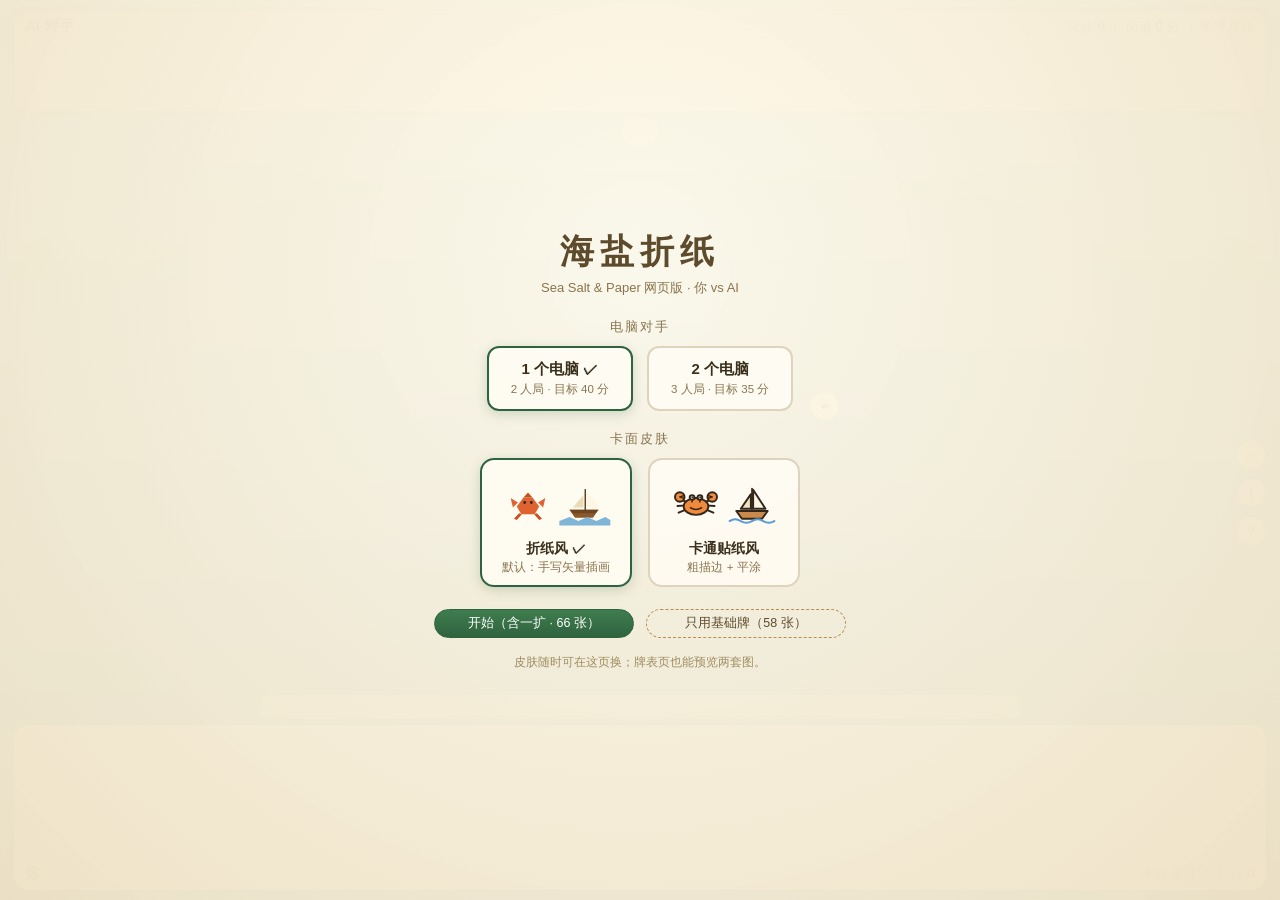
<file: index.html>
<!DOCTYPE html>
<html lang="zh-CN">
<head>
<meta charset="UTF-8">
<meta name="viewport" content="width=device-width, initial-scale=1.0">
<title>海盐折纸 · Sea Salt &amp; Paper 网页版</title>
<link rel="stylesheet" href="css/style.css">
<link rel="stylesheet" href="css/cards.css">
</head>
<body>
<div id="app">

  <!-- 电脑对手区（顶部堆叠：AI1 在上、AI2 在下，仅 3 人局显示） -->
  <div id="ai-stack">
  <!-- AI 区 -->
  <section id="ai-zone">
    <div class="zone-head">
      <span class="pname" id="ai-pname">AI 对手</span>
      <span id="ai-bubble" class="ai-bubble"></span>
      <span class="pstats">总分 <b id="ai-total">0</b> ｜ 面前 <b id="ai-table-score">0</b> 分 ｜ 手牌 <b id="ai-hand-count">0</b> 张</span>
    </div>
    <div id="ai-hand" class="hand-row"></div>
    <div id="ai-table" class="table-row"></div>
  </section>

  <!-- 第 2 个电脑对手（仅 3 人局显示）：紧跟 AI1 下方、同尺寸堆叠 -->
  <section id="ai2-zone" class="hidden">
    <div class="zone-head">
      <span class="pname" id="ai2-pname">AI2</span>
      <span id="ai2-bubble" class="ai-bubble"></span>
      <span class="pstats">总分 <b id="ai2-total">0</b> ｜ 面前 <b id="ai2-table-score">0</b> 分 ｜ 手牌 <b id="ai2-hand-count">0</b> 张</span>
    </div>
    <div id="ai2-hand" class="hand-row"></div>
    <div id="ai2-table" class="table-row"></div>
  </section>
  </div>

  <!-- 中央：牌库与弃牌堆 -->
  <section id="center-zone">
    <div id="phase-bar"></div>
    <div id="turn-banner"></div>
    <div class="piles-block">
      <div class="piles-main">
        <div id="corner-btns">
          <button id="undo-btn" data-action="undo" title="悔棋：只能撤销本回合内的操作">↶</button>
        </div>
        <div class="piles">
          <div class="pile-wrap">
            <div id="deck" class="pile"></div>
            <div class="pile-label">牌库 <span id="deck-count"></span></div>
          </div>
          <div class="pile-wrap">
            <div id="discard-0" class="pile"></div>
            <div class="pile-label">弃牌堆 1</div>
          </div>
          <div class="pile-wrap">
            <div id="discard-1" class="pile"></div>
            <div class="pile-label">弃牌堆 2</div>
          </div>
        </div>
      </div>
      <div id="side-btns">
        <button id="quick-btn" data-action="toggleQuick" title="快速模式：点牌直接拿，不弹拿取气泡">⚡</button>
        <button id="rules-btn" data-action="rulebook" title="规则书">!</button>
        <button id="help-btn" data-action="help" title="规则速查">?</button>
      </div>
    </div>
    <div id="log"></div>
  </section>

  <!-- 玩家区 -->
  <section id="player-zone">
    <div id="call-bar"></div>
    <div id="duo-bar"></div>
    <div id="player-hand" class="hand-row"></div>
    <div id="player-table" class="table-row"></div>
    <div class="zone-head">
      <span class="pname">你</span>
      <span class="pstats">本轮 <b id="my-round-score">0</b> 分 ｜ 总分 <b id="my-total">0</b></span>
    </div>
  </section>

</div>

<div id="overlay" class="hidden"><div id="overlay-card"></div></div>
<div id="start-page" class="hidden"></div>

<script src="js/cards.js"></script>
<script src="js/rules.js"></script>
<script src="js/ai.js"></script>
<script src="js/ui.js"></script>
<script src="js/main.js"></script>
</body>
</html>
</file>
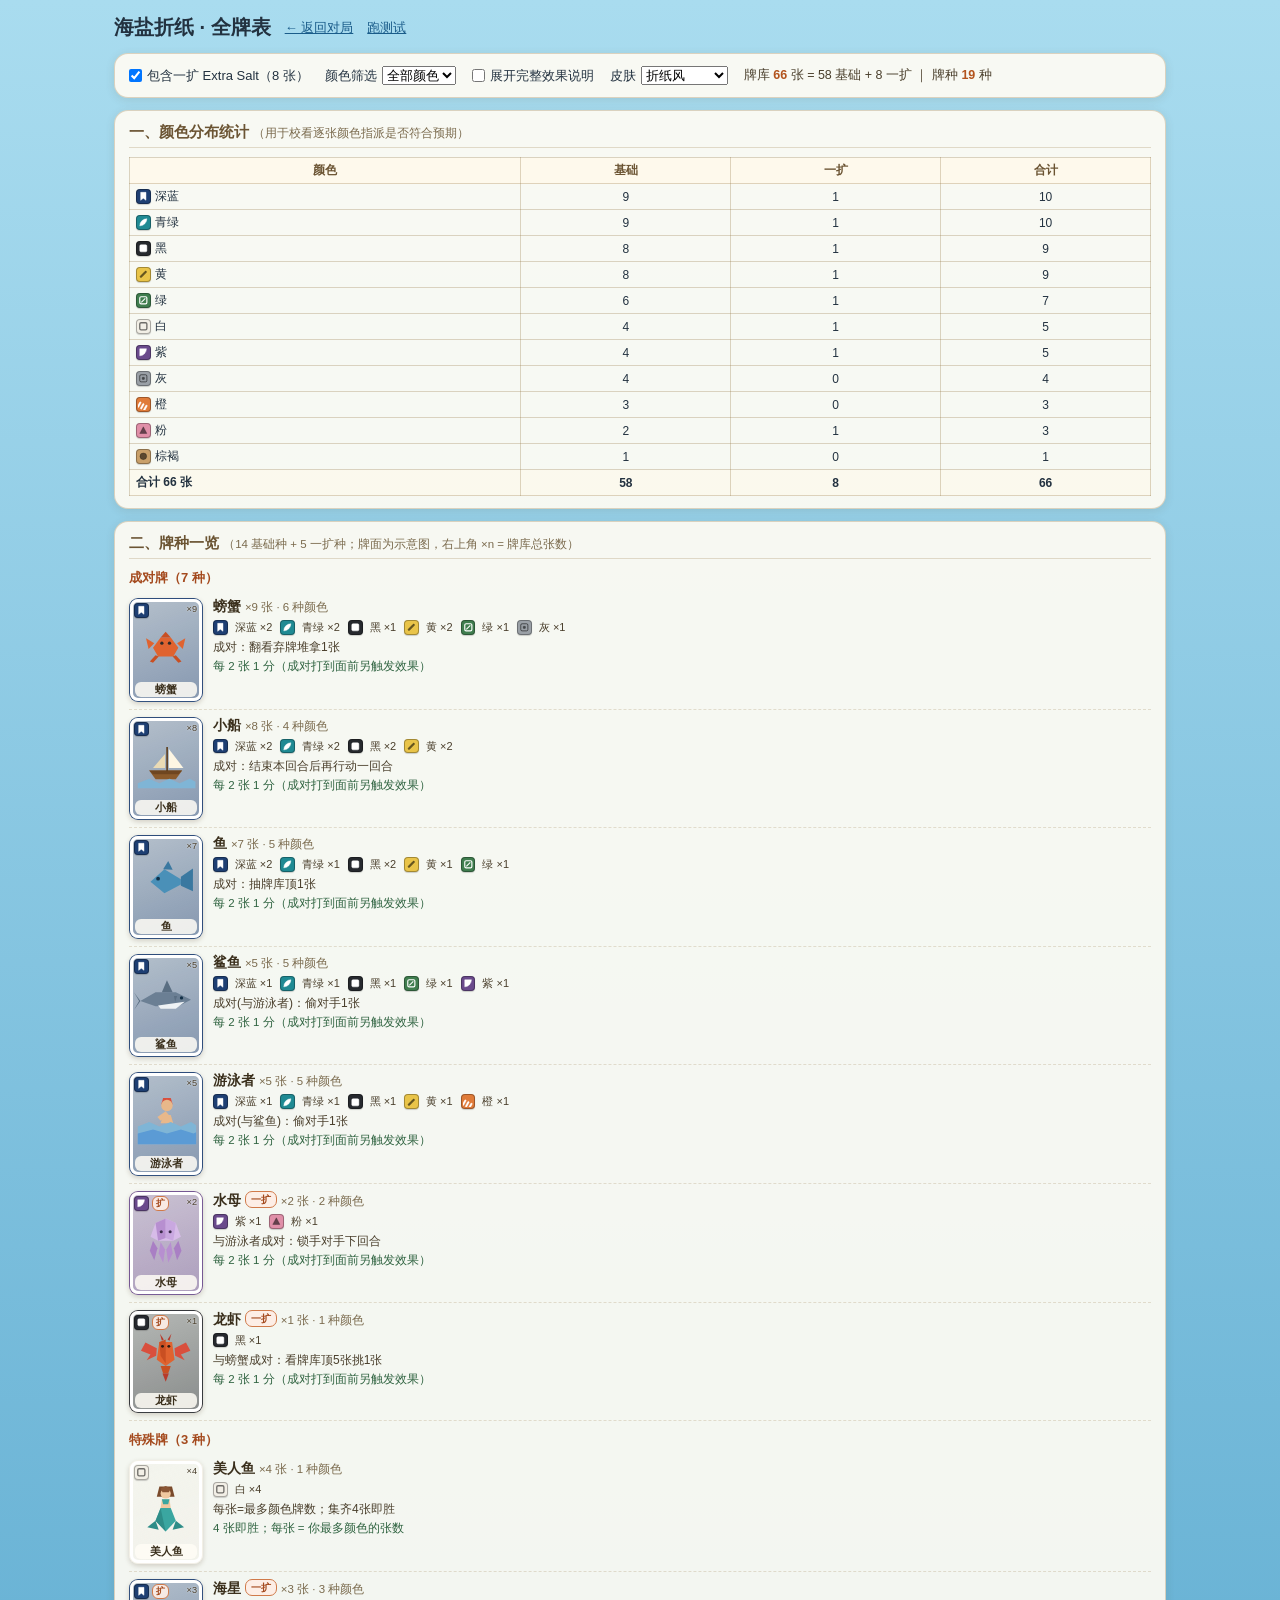
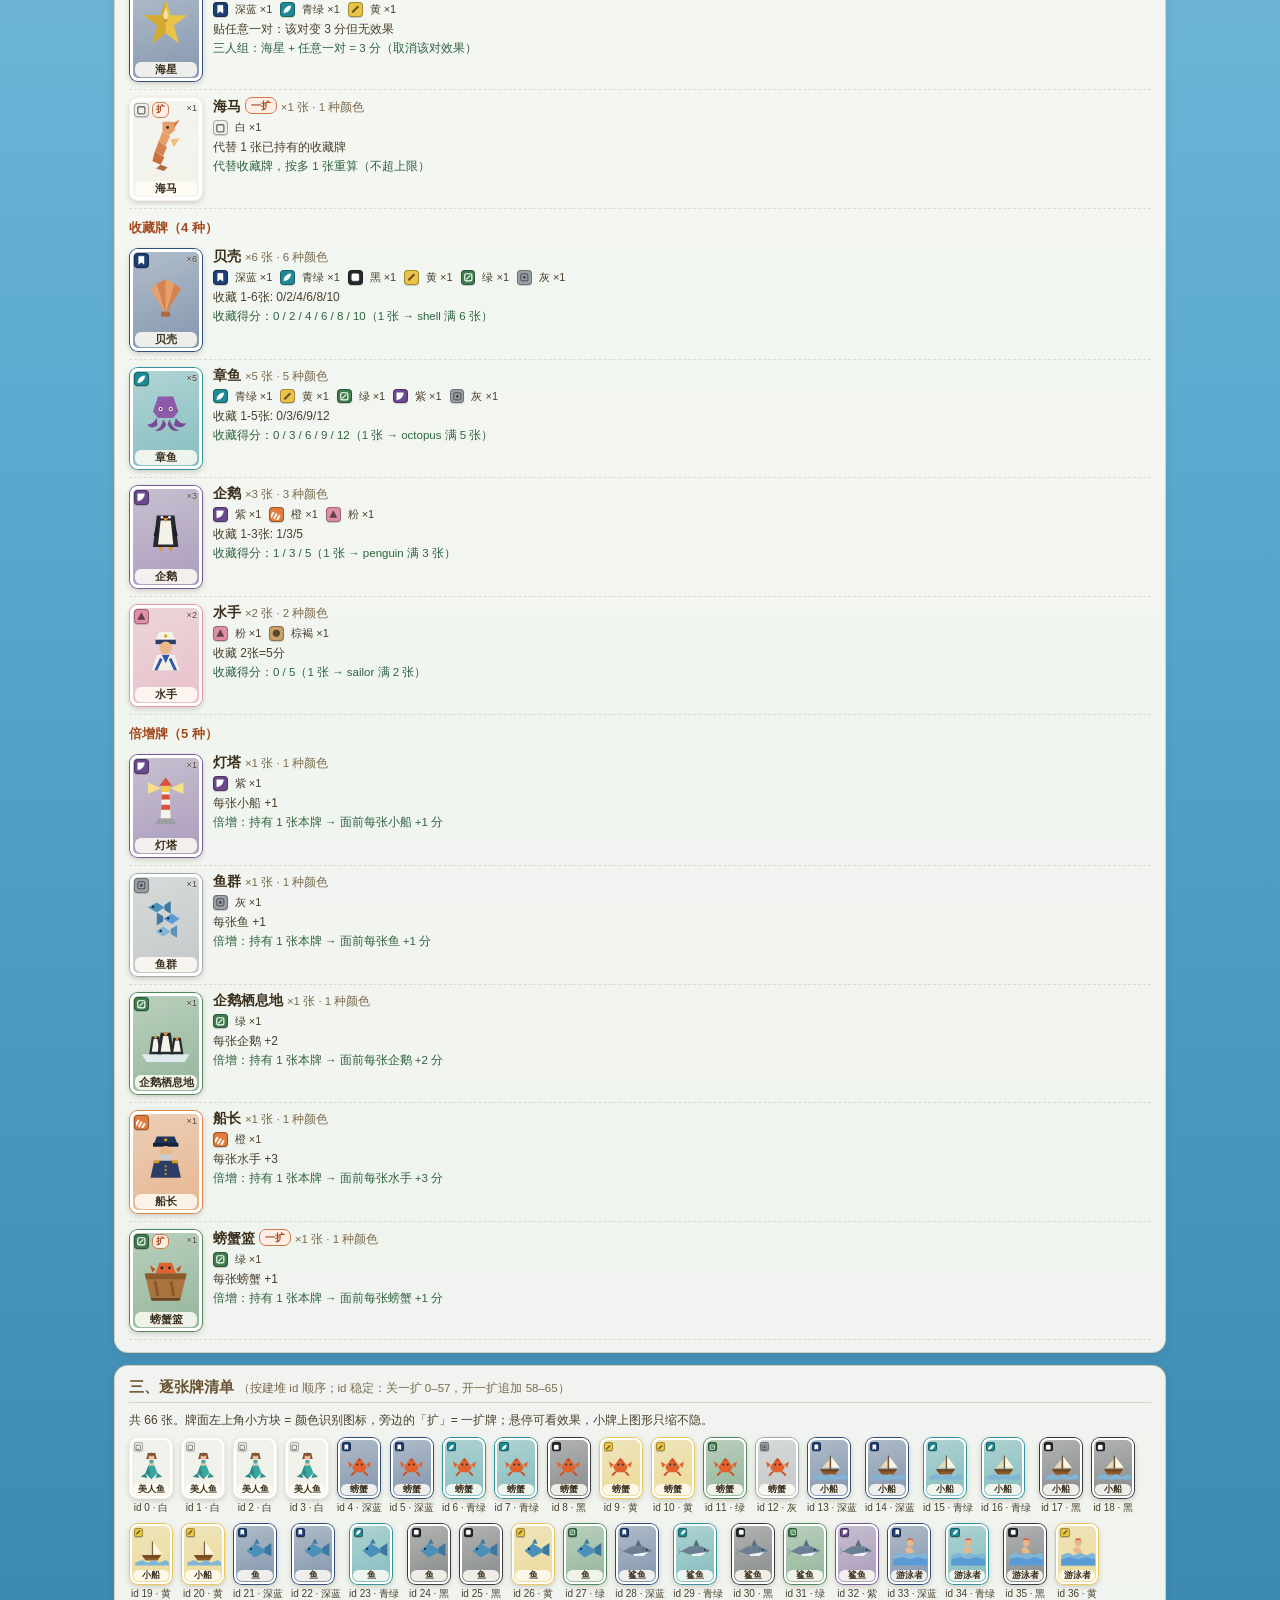
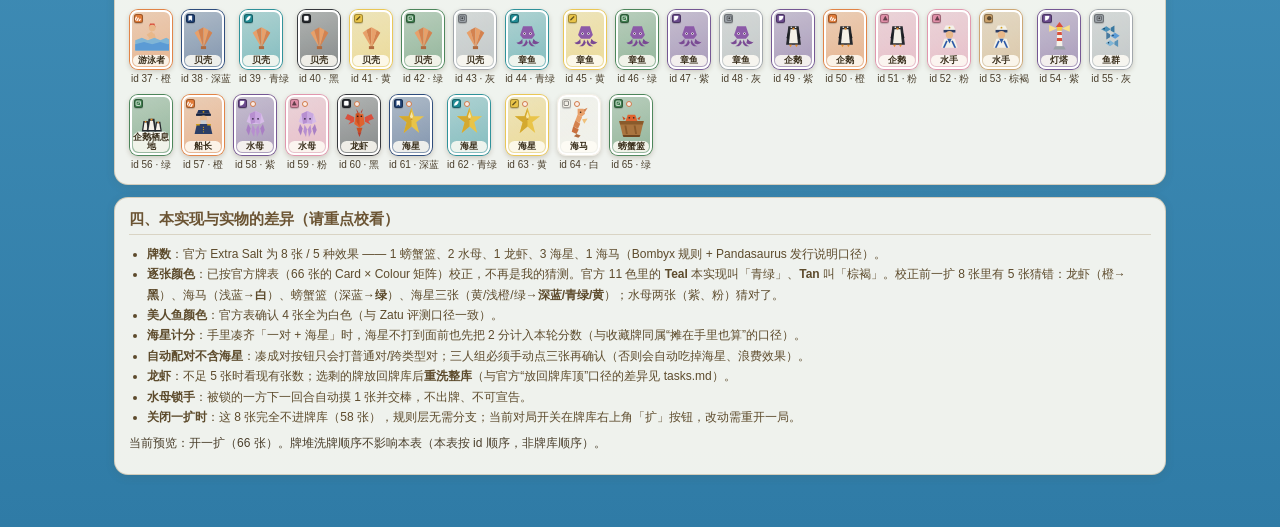
<file: cards.html>
<!DOCTYPE html>
<html lang="zh-CN">
<head>
<meta charset="UTF-8">
<meta name="viewport" content="width=device-width, initial-scale=1.0">
<title>海盐折纸 · 全牌表（校看用）</title>
<link rel="stylesheet" href="css/style.css">
<link rel="stylesheet" href="css/cards.css">
<style>
/* cards.html 专用样式：只借用 style.css 的主题与 cards.css 的牌面 */
/* 牌表页不跟视口缩：这是个对照用的长页面（本来就整页滚动），牌太小看不出颜色 */
:root { --hand-w: 74px; }
body { overflow-y: auto; }
#cp {
  max-width: 1080px;
  margin: 0 auto;
  padding: 14px 14px 40px;
}
.cp-head {
  display: flex;
  flex-wrap: wrap;
  align-items: center;
  gap: 10px 14px;
  margin-bottom: 12px;
}
.cp-head h1 { font-size: 20px; color: #233240; }
.cp-head a { color: #1a5c8a; font-size: 13px; }
.cp-panel {
  background: rgba(255, 252, 243, 0.92);
  border: 1px solid rgba(150, 120, 70, 0.3);
  border-radius: 14px;
  box-shadow: 0 2px 10px rgba(90, 70, 40, 0.12);
  padding: 12px 14px;
  margin-bottom: 12px;
}
.cp-panel > h2 {
  font-size: 15px;
  color: #6b5433;
  border-bottom: 1px solid rgba(150, 120, 70, 0.25);
  padding-bottom: 5px;
  margin-bottom: 9px;
}
.cp-sub { font-size: 11.5px; color: #7a6a4d; font-weight: normal; }
.cp-ctrl { display: flex; flex-wrap: wrap; gap: 8px 16px; align-items: center; font-size: 13px; }
.cp-ctrl label { display: flex; align-items: center; gap: 5px; cursor: pointer; }
.cp-stat { font-size: 12.5px; color: #4a3f2c; }
.cp-stat b { color: #b3541e; }
/* 类型表：一行一种牌，牌面 + 文字 */
.cp-kind-title {
  font-size: 13px; font-weight: bold; color: #a44a1e;
  margin: 10px 0 4px;
}
.cp-item {
  display: flex;
  gap: 10px;
  align-items: flex-start;
  padding: 7px 0;
  border-bottom: 1px dashed rgba(150, 120, 70, 0.22);
}
.cp-item.cp-hidden { display: none; }
.cp-item-body { flex: 1 1 0; min-width: 0; }
.cp-item-name { font-size: 14px; font-weight: bold; color: #3a2f1c; }
.cp-item-name .cp-count { font-size: 11.5px; font-weight: normal; color: #7a6a4d; }
.cp-item-eff { font-size: 12px; color: #4a3f2c; margin-top: 3px; line-height: 1.5; }
.cp-item-long { font-size: 11.5px; color: #5d4b2c; margin-top: 4px; padding-left: 10px; border-left: 2px solid rgba(150, 120, 70, 0.3); }
.cp-colors { display: flex; flex-wrap: wrap; gap: 4px 8px; margin-top: 4px; font-size: 11px; color: #4a3f2c; }
.cp-colors span { display: inline-flex; align-items: center; gap: 3px; }
.cp-score { font-size: 11.5px; color: #2f6340; margin-top: 3px; }
/* 逐张清单 */
.cp-cards { display: flex; flex-wrap: wrap; gap: 8px; }
.cp-oneline { font-size: 12px; color: #4a3f2c; margin: 6px 0 8px; }
/* 颜色统计表 */
table.cp-tb { border-collapse: collapse; width: 100%; font-size: 12px; }
table.cp-tb th, table.cp-tb td { border: 1px solid rgba(150, 120, 70, 0.3); padding: 4px 6px; text-align: center; }
table.cp-tb th { background: rgba(255, 250, 236, 0.85); color: #6b5433; }
table.cp-tb td.left { text-align: left; }
table.cp-tb tr.cp-sum td { font-weight: bold; background: rgba(255, 250, 236, 0.6); }
.cp-note { font-size: 12px; color: #5d4b2c; line-height: 1.7; }
.cp-note ul { padding-left: 18px; margin: 4px 0; }
.cp-warn { color: #a44a1e; font-weight: bold; }
@media (max-width: 640px) {
  #cp { padding: 8px 6px 30px; }
  .cp-panel { padding: 9px 8px; border-radius: 10px; }
  .cp-head h1 { font-size: 17px; }
  .cp-item { gap: 7px; }
}
</style>
</head>
<body>
<div id="cp">

  <div class="cp-head">
    <h1>海盐折纸 · 全牌表</h1>
    <a href="index.html">← 返回对局</a>
    <a href="tests.html">跑测试</a>
  </div>

  <div class="cp-panel">
    <div class="cp-ctrl">
      <label><input type="checkbox" id="cp-exp" checked> 包含一扩 Extra Salt（8 张）</label>
      <label>颜色筛选
        <select id="cp-color"><option value="">全部颜色</option></select>
      </label>
      <label><input type="checkbox" id="cp-long"> 展开完整效果说明</label>
      <label>皮肤
        <select id="cp-skin"><option value="origami">折纸风</option><option value="sticker">卡通贴纸风</option></select>
      </label>
      <span class="cp-stat" id="cp-summary"></span>
    </div>
  </div>

  <div class="cp-panel">
    <h2>一、颜色分布统计 <span class="cp-sub">（用于校看逐张颜色指派是否符合预期）</span></h2>
    <div id="cp-colors"></div>
  </div>

  <div class="cp-panel">
    <h2>二、牌种一览 <span class="cp-sub">（14 基础种 + 5 一扩种；牌面为示意图，右上角 ×n = 牌库总张数）</span></h2>
    <div id="cp-types"></div>
  </div>

  <div class="cp-panel">
    <h2>三、逐张牌清单 <span class="cp-sub">（按建堆 id 顺序；id 稳定：关一扩 0–57，开一扩追加 58–65）</span></h2>
    <div class="cp-oneline" id="cp-list-tip"></div>
    <div class="cp-cards" id="cp-all"></div>
  </div>

  <div class="cp-panel">
    <h2>四、本实现与实物的差异（请重点校看）</h2>
    <div class="cp-note" id="cp-note"></div>
  </div>

</div>

<script src="js/cards.js"></script>
<script src="js/rules.js"></script>
<script src="js/ui.js"></script>
<script>
(function () {
  'use strict';
  const C = window.SPCards, UI = window.SPUI;
  const $ = function (id) { return document.getElementById(id); };

  // 类型入组顺序：与牌库建堆一致（美人鱼在前），一扩按 EXP_ORDER 追加
  const BASE_KIND_ORDER = ['duo', 'special', 'collector', 'multiplier'];
  const TYPE_ORDER = ['mermaid', 'crab', 'boat', 'fish', 'shark', 'swimmer',
    'shell', 'octopus', 'penguin', 'sailor',
    'lighthouse', 'shoal', 'colony', 'captain'].concat(C.EXP_ORDER);

  // type → [{color, n}]，分别从基础牌堆与全量牌堆统计
  function colorMap(cards) {
    const m = {};
    for (const c of cards) { (m[c.type] = m[c.type] || []).push(c.color); }
    return m;
  }
  function tally(arr) {
    const t = {};
    for (const k of arr) t[k] = (t[k] || 0) + 1;
    return t;
  }

  function swatch(color) {
    // 直接用牌面上的颜色识别图标（ui.js 的 colorIconHTML），牌表与牌面保证一致
    return UI.colorIconHTML(color, 'ci-inline');
  }
  function colorChips(colors) {
    const t = tally(colors);
    return Object.keys(t).map(function (k) {
      return '<span>' + swatch(k) + C.COLORS[k].name + ' ×' + t[k] + '</span>';
    }).join('');
  }

  // ---------- 控制：颜色下拉 ----------
  const allColors = Object.keys(C.COLORS);
  $('cp-color').innerHTML = '<option value="">全部颜色</option>' + allColors.map(function (k) {
    return '<option value="' + k + '">' + C.COLORS[k].name + '</option>';
  }).join('');

  function state() {
    return {
      exp: $('cp-exp').checked,
      color: $('cp-color').value,
      long: $('cp-long').checked,
    };
  }

  // ---------- 控制：皮肤（与对局页共用 localStorage 里的同一个选择） ----------
  $('cp-skin').value = UI.skin || 'origami';
  $('cp-skin').addEventListener('change', function () {
    UI.setSkin($('cp-skin').value); // setSkin 会记库+重绘；牌表页无对局状态，重绘在下面的 renderAllPanels
    renderAllPanels();
  });

  // ---------- 一、颜色统计 ----------
  function renderColors(st) {
    const full = C.makeCards(true);
    const baseByColor = {}, expByColor = {};
    for (const c of C.makeCards(false)) baseByColor[c.color] = (baseByColor[c.color] || 0) + 1;
    for (const c of full) if (C.CARD_TYPES[c.type].exp) expByColor[c.color] = (expByColor[c.color] || 0) + 1;
    let h = '<table class="cp-tb"><tr><th>颜色</th><th>基础</th>' +
      (st.exp ? '<th>一扩</th><th>合计</th>' : '') + '</tr>';
    let sb = 0, se = 0;
    for (const k of allColors) {
      const b = baseByColor[k] || 0, e = expByColor[k] || 0;
      if (!b && !e) { h += '<tr><td class="left">' + swatch(k) + C.COLORS[k].name + '</td><td>0</td>' + (st.exp ? '<td>0</td><td>0</td>' : '') + '</tr>'; continue; }
      sb += b; se += e;
      h += '<tr><td class="left">' + swatch(k) + C.COLORS[k].name + '</td><td>' + b + '</td>' +
        (st.exp ? '<td>' + e + '</td><td>' + (b + e) + '</td>' : '') + '</tr>';
    }
    h += '<tr class="cp-sum"><td class="left">合计 ' + (st.exp ? '66' : '58') + ' 张</td><td>' + sb + '</td>' +
      (st.exp ? '<td>' + se + '</td><td>' + (sb + se) + '</td>' : '') + '</tr></table>';
    $('cp-colors').innerHTML = h;
  }

  // ---------- 二、牌种一览 ----------
  function renderTypes(st) {
    const cards = C.makeCards(st.exp);
    const map = colorMap(cards);
    let h = '';
    for (const kind of BASE_KIND_ORDER) {
      const list = TYPE_ORDER.filter(function (t) {
        return C.CARD_TYPES[t].kind === kind && (st.exp || !C.CARD_TYPES[t].exp);
      });
      if (!list.length) continue;
      // 颜色筛选可能把整组滤空 → 连标题一起隐掉，不留空组
      let groupHtml = '', visible = 0;
      for (const t of list) {
        const def = C.CARD_TYPES[t];
        const colors = map[t] || [];
        const hit = !st.color || colors.indexOf(st.color) >= 0;
        if (hit) visible++;
        groupHtml += '<div class="cp-item' + (hit ? '' : ' cp-hidden') + '">' +
          UI.cardHTML({ id: 'demo-' + t, type: t, color: colors[0] || 'gray' }, 'hand') +
          '<div class="cp-item-body">' +
          '<div class="cp-item-name">' + def.name +
          (def.exp ? ' <span class="exp-tag">一扩</span>' : '') +
          ' <span class="cp-count">×' + def.count + ' 张 · ' + (colors.length ? colorsLen(colors) : '未入牌库') + '</span></div>' +
          '<div class="cp-colors">' + colorChips(colors) + '</div>' +
          '<div class="cp-item-eff">' + UI.EFFECT_TEXT[t] + '</div>' +
          scoreLine(t) +
          (st.long ? '<div class="cp-item-long">' + UI.EFFECT_LONG[t] + '</div>' : '') +
          '</div></div>';
      }
      if (!visible) continue;
      h += '<div class="cp-kind-title">' + UI.KIND_LABEL[kind] + '（' +
        (st.color ? visible + ' / ' + list.length : list.length) + ' 种）</div>' + groupHtml;
    }
    $('cp-types').innerHTML = h;
  }
  function colorsLen(colors) {
    const t = tally(colors);
    return Object.keys(t).length + ' 种颜色';
  }
  function scoreLine(t) {
    if (C.COLLECTOR_SCORES[t]) {
      return '<div class="cp-score">收藏得分：' + C.COLLECTOR_SCORES[t].join(' / ') +
        '（1 张 → ' + t + ' 满 ' + C.CARD_TYPES[t].count + ' 张）</div>';
    }
    if (C.MULTIPLIER_VALUES[t]) {
      const mv = C.MULTIPLIER_VALUES[t];
      return '<div class="cp-score">倍增：持有 1 张本牌 → 面前每张' +
        C.CARD_TYPES[mv.target].name + ' +' + mv.per + ' 分</div>';
    }
    if (t === 'mermaid') return '<div class="cp-score">4 张即胜；每张 = 你最多颜色的张数</div>';
    if (t === 'starfish') return '<div class="cp-score">三人组：海星 + 任意一对 = 3 分（取消该对效果）</div>';
    if (t === 'seahorse') return '<div class="cp-score">代替收藏牌，按多 1 张重算（不超上限）</div>';
    if (C.CARD_TYPES[t].kind === 'duo') return '<div class="cp-score">每 2 张 1 分（成对打到面前另触发效果）</div>';
    return '';
  }

  // ---------- 三、逐张清单 ----------
  function renderAll(st) {
    const cards = C.makeCards(st.exp);
    const shown = st.color ? cards.filter(function (c) { return c.color === st.color; }) : cards;
    $('cp-list-tip').innerHTML = '共 ' + cards.length + ' 张' +
      (st.color ? '，筛选出 ' + shown.length + ' 张（' + C.COLORS[st.color].name + '）' : '') +
      '。牌面左上角小方块 = 颜色识别图标，旁边的「扩」= 一扩牌；悬停可看效果，小牌上图形只缩不隐。';
    $('cp-all').innerHTML = shown.map(function (c) {
      return '<div style="text-align:center">' + UI.cardHTML(c, 'mini') +
        '<div style="font-size:10px;color:#4a3f2c;margin-top:2px">id ' + c.id + ' · ' + C.COLORS[c.color].name + '</div></div>';
    }).join('') || '<div class="cp-note">该颜色在本实现里没有牌。</div>';
  }

  // ---------- 四、差异说明 ----------
  function renderNote(st) {
    $('cp-note').innerHTML =
      '<ul>' +
      '<li><b>牌数</b>：官方 Extra Salt 为 8 张 / 5 种效果 —— 1 螃蟹篮、2 水母、1 龙虾、3 海星、1 海马（Bombyx 规则 + Pandasaurus 发行说明口径）。</li>' +
      '<li><b>逐张颜色</b>：已按官方牌表（66 张的 Card × Colour 矩阵）校正，不再是我的猜测。' +
      '官方 11 色里的 <b>Teal</b> 本实现叫「青绿」、<b>Tan</b> 叫「棕褐」。' +
      '校正前一扩 8 张里有 5 张猜错：龙虾（橙→<b>黑</b>）、海马（浅蓝→<b>白</b>）、螃蟹篮（深蓝→<b>绿</b>）、' +
      '海星三张（黄/浅橙/绿→<b>深蓝/青绿/黄</b>）；水母两张（紫、粉）猜对了。</li>' +
      '<li><b>美人鱼颜色</b>：官方表确认 4 张全为白色（与 Zatu 评测口径一致）。</li>' +
      '<li><b>海星计分</b>：手里凑齐「一对 + 海星」时，海星不打到面前也先把 2 分计入本轮分数（与收藏牌同属“摊在手里也算”的口径）。</li>' +
      '<li><b>自动配对不含海星</b>：凑成对按钮只会打普通对/跨类型对；三人组必须手动点三张再确认（否则会自动吃掉海星、浪费效果）。</li>' +
      '<li><b>龙虾</b>：不足 5 张时看现有张数；选剩的牌放回牌库后<b>重洗整库</b>（与官方“放回牌库顶”口径的差异见 tasks.md）。</li>' +
      '<li><b>水母锁手</b>：被锁的一方下一回合自动摸 1 张并交棒，不出牌、不可宣告。</li>' +
      '<li><b>关闭一扩时</b>：这 8 张完全不进牌库（58 张），规则层无需分支；当前对局开关在牌库右上角「扩」按钮，改动需重开一局。</li>' +
      '</ul>' +
      '<div class="cp-oneline">当前预览：' + (st.exp ? '开一扩（66 张）' : '仅基础（58 张）') + '。牌堆洗牌顺序不影响本表（本表按 id 顺序，非牌库顺序）。</div>';
  }

  function renderAllPanels() {
    const st = state();
    const expN = st.exp ? 8 : 0;
    $('cp-summary').innerHTML = '牌库 <b>' + (58 + expN) + '</b> 张 = 58 基础' +
      (st.exp ? ' + 8 一扩' : '（一扩已隐藏）') + ' ｜ 牌种 <b>' + (st.exp ? 19 : 14) + '</b> 种';
    renderColors(st);
    renderTypes(st);
    renderAll(st);
    renderNote(st);
  }

  ['cp-exp', 'cp-color', 'cp-long'].forEach(function (id) {
    $(id).addEventListener('change', renderAllPanels);
  });
  renderAllPanels();
})();
</script>
</body>
</html>
</file>
<file: css/style.css>
/* style.css — 布局与主题（海洋风） */
* { box-sizing: border-box; margin: 0; padding: 0; }

:root {
  /* 牌宽跟视口走（宽、高哪个更紧就按哪个缩），手机上一屏放得下、不用上下滑。
     其余档位都按手牌宽的比例派生，比例沿用旧的 74:50:104:92:44；
     高上限 74px 保证桌面大屏上跟以前一样大。 */
  --hand-w: clamp(42px, min(13.4vw, 10.2vh), 74px);
  --table-w: calc(var(--hand-w) * 0.676);
  --pile-w: calc(var(--hand-w) * 1.405);
  --ov-w: calc(var(--hand-w) * 1.243);
  --mini-w: calc(var(--hand-w) * 0.595);
  /* 牌面文字与颜色图标的字号也随牌宽走 */
  --card-name-fs: clamp(8.5px, calc(var(--hand-w) * 0.155), 11px);
  --card-small-name-fs: clamp(7.5px, calc(var(--hand-w) * 0.13), 9px);
  --ci: clamp(9px, calc(var(--hand-w) * 0.2), 15px); /* 颜色识别图标边长 */
}

body {
  font-family: "Microsoft YaHei", "PingFang SC", sans-serif;
  color: #233240;
  background:
    radial-gradient(1200px 500px at 50% -10%, #eaf6fd 0%, transparent 60%),
    linear-gradient(180deg, #a9dcef 0%, #5aa9cf 55%, #2f7ba6 100%);
  /* 横向不滚；纵向一律允许滚动 —— 内容超高时不再被硬裁掉（手机上以前牌库会被压成 0 高且看不了） */
  overflow-x: hidden;
  overflow-y: auto;
  -webkit-tap-highlight-color: transparent; /* 去掉触屏点击时的灰色闪块（改用 :active 做反馈） */
  overscroll-behavior-y: none;             /* 手机端阻止下拉刷新/回弹 */
}

#app {
  /* 用 min-height 而不是 height：内容多时整页可向下生长并滚动，
     同高度富余时 1fr 仍会把中间区拉开（视觉与以前一致）；
     dvh 跟随手机地址栏收放，避免 100vh 把底部手牌顶到工具栏下面 */
  min-height: 100vh;
  min-height: 100dvh;
  display: grid;
  grid-template-rows: auto 1fr auto;
  gap: 6px;
  padding: 10px 14px;
  touch-action: manipulation; /* 去掉触屏 300ms 点击延迟，并禁掉双击缩放 */
}

/* ---------- 区域通用 ---------- */
#ai-zone, #ai2-zone, #player-zone {
  display: flex;
  flex-direction: column;
  gap: 5px;
  padding: 6px 10px;
  border-radius: 14px;
  background: rgba(255, 252, 243, 0.75);
  box-shadow: 0 2px 10px rgba(90, 70, 40, 0.12);
  border: 1px solid rgba(150, 120, 70, 0.25);
}

#player-zone { background: rgba(252, 248, 235, 0.85); }

/* 两个电脑对手区在顶部纵向堆叠（AI1 在上、AI2 在下），共占网格第一行 */
#ai-stack {
  display: flex;
  flex-direction: column;
  gap: 6px;
}
/* 第 2 个 AI 区与 #ai-zone 共用上面的通用样式，同尺寸同样式，仅 3 人局才显示 */
#ai2-zone.hidden { display: none; }
/* AI 手牌用 mini 牌，行高按 mini 算（与 #ai-hand 同档） */
#ai2-hand { min-height: calc(var(--mini-w) * 1.4 + 8px); }
#ai2-bubble {
  flex: 1;
  min-width: 0;
  text-align: center;
  font-size: 12px;
  color: #8a4a1a;
  font-style: italic;
}

.zone-head {
  display: flex;
  justify-content: space-between;
  align-items: baseline;
  flex-wrap: wrap; /* 窄屏下“总分…”整段换行，不挤掉名字 */
  gap: 0 8px;
}
.pname { font-weight: bold; font-size: 15px; color: #6b5433; }
.pstats { font-size: 13px; color: #7a6a4d; }
.pstats b { color: #b3541e; font-size: 15px; }

#center-zone {
  display: flex;
  flex-direction: column;
  align-items: center;
  /* 高度有富余时把空白分到“牌库上下”两处（日志贴玩家区），而不是堆在底部变成一块死白 */
  justify-content: space-between;
  gap: 8px;
  /* 这里故意不再写 min-height: 0 —— 那个写法允许网格把中央区压到 0 高，
     手机上手牌一换行，牌库/弃牌堆/日志会整体消失 */
}

/* ---------- 阶段条 ---------- */
#phase-bar {
  font-size: 14px;
  color: #5d4b2c;
  background: rgba(255, 250, 236, 0.9);
  border: 1px dashed #c9b384;
  border-radius: 20px;
  padding: 5px 18px;
  min-height: 28px;
}

/* ---------- 弃牌堆区 ---------- */
.piles { display: flex; gap: 44px; align-items: flex-start; }
.pile-wrap { display: flex; flex-direction: column; align-items: center; gap: 5px; }
.pile-label { font-size: 13px; color: #8a744f; }

/* ---------- 日志 ---------- */
#log {
  width: min(760px, 96%);
  /* 不再 1 1 auto 拉伸占满中央区剩余高度：窗口只显 3 行，6 条记录内部滚动，
     腾出的下半截纵向空间留给以后的第二个 AI 区（#app 是 auto 1fr auto 网格，
     新增对手就多一个 auto 行，1fr 余量会相应缩小） */
  flex: 0 1 auto;
  min-height: 24px;
  max-height: 74px; /* 约 3 行 20px + 上下内边距（ui.js 仍保留最近 6 条，滚动可见） */
  overflow-y: auto;
  font-size: 12.5px;
  color: #7a6a4d;
  background: rgba(255, 252, 243, 0.65);
  border: 1px solid rgba(150, 120, 70, 0.22);
  border-radius: 8px;
  padding: 6px 12px;
  line-height: 1.6;
}
.log-line.you { color: #1a5c8a; }
.log-line.ai { color: #8a4a1a; }
.log-line.sys { color: #8a744f; }

/* ---------- 手牌/面前行 ----------
   最小高度按牌档算（不留死高度）；空行直接塌掉，
   否则开局时 AI 区会白白占掉两行空白、把玩家区顶到屏外 */
.hand-row {
  display: flex;
  flex-wrap: wrap;
  gap: 8px;
  min-height: calc(var(--hand-w) * 1.4 + 8px);
  align-items: flex-end;
  padding: 4px 2px;
}
.table-row {
  display: flex;
  flex-wrap: wrap;
  gap: 6px;
  min-height: calc(var(--table-w) * 1.4 + 6px);
  align-items: flex-end;
  padding: 2px;
}
/* AI 手牌用的是 mini 牌，行高按 mini 算 */
#ai-hand { min-height: calc(var(--mini-w) * 1.4 + 8px); }
/* 空行塌掉（#ai-hand:empty / #ai2-hand:empty 特异性高于按 id 设的 min-height，否则盖不住） */
.hand-row:empty, .table-row:empty, #ai-hand:empty, #ai2-hand:empty { min-height: 0; padding: 0; }
/* 例外：玩家区的手牌行为开局保留一行占位高（开局 AI 先手、你还不手里没牌时），不至于整个玩家区塌得太窄；牌上手后自然被内容撑高 */
#player-zone .hand-row:empty { min-height: calc(var(--hand-w) * 1.4 + 8px); padding: 4px 2px; }

/* AI 面前亮出的牌比玩家的小一档（操作行已移入表头，这里再省一点纵向空间） */
#ai-table .card.size-table, #ai2-table .card.size-table {
  width: calc(var(--table-w) * 0.78);
  height: calc(var(--table-w) * 0.78 * 1.4);
}
/* 行高同步收到 0.78 档：否则 table-row 的 min-height 仍按整档撑高 + align-items:flex-end 会把牌压到底、顶部空出一截 */
#ai-table, #ai2-table { min-height: calc(var(--table-w) * 0.78 * 1.4 + 4px); }

/* ---------- 按钮条 ---------- */
#call-bar, #duo-bar {
  display: flex;
  gap: 8px;
  align-items: center;
  flex-wrap: wrap;
  min-height: 30px;
}
/* 空条塌掉：写在断点外，否则横屏（宽 >640px）下两个空条会白占 60px 把整页顶出一屏 */
#call-bar:empty, #duo-bar:empty { min-height: 0; }
.call-tip { font-size: 13px; color: #b3541e; font-weight: bold; }
.sel-info { font-size: 12px; color: #8a4a1a; }

.btn {
  font-family: inherit;
  font-size: 12.5px;
  padding: 5px 12px;
  border-radius: 16px;
  border: 1px solid #b98d4f;
  background: linear-gradient(180deg, #fdf3dd, #f3e2bd);
  color: #5d4b2c;
  cursor: pointer;
  transition: transform .08s, box-shadow .08s;
}
.btn:hover { transform: translateY(-1px); box-shadow: 0 3px 8px rgba(120, 90, 40, .25); }
.btn:active { transform: translateY(0); }
.btn.primary { background: linear-gradient(180deg, #3f7d4e, #2f6340); color: #fff; border-color: #2f6340; }
.btn.danger { background: linear-gradient(180deg, #d9534f, #b03a36); color: #fff; border-color: #b03a36; }
.btn.warn { background: linear-gradient(180deg, #e8912d, #c97416); color: #fff; border-color: #c97416; }
.btn.ghost { background: transparent; border-style: dashed; }
.btn.disabled, .btn[disabled] { opacity: .45; cursor: not-allowed; }
.btn.mini { font-size: 12px; padding: 3px 10px; }
/* 按钮文案的长/短两套：默认（桌面）显长的，手机断点里反过来 */
.btn .bt-short { display: none; }
.duo-btn { border-color: #3f7d4e; color: #2f6340; font-weight: bold; }

/* ---------- AI 气泡 ---------- */
#ai-bubble {
  flex: 1;
  min-width: 0;
  text-align: center;
  font-size: 12px;
  color: #8a4a1a;
  font-style: italic;
}

/* ---------- 覆盖层 ---------- */
#overlay {
  position: fixed;
  inset: 0;
  background: rgba(40, 30, 15, 0.45);
  display: flex;
  align-items: center;
  justify-content: center;
  z-index: 50;
}
#overlay.hidden { display: none; }

/* ---------- 回合归属横幅 ---------- */
/* 作为 #center-zone 里的正常流元素，插在提示条与牌堆之间（= 用户红框位置）；
   无论显隐都占一行高度，避免弹出/收起时牌堆上下跳；pointer-events:none 不挡点击 */
#turn-banner {
  align-self: center;
  min-height: 46px;
  display: flex;
  align-items: center;
  justify-content: center;
  padding: 8px 30px;
  border-radius: 999px;
  font-size: 21px;
  font-weight: bold;
  letter-spacing: 1px;
  color: #fff;
  background: linear-gradient(180deg, #3f7d4e, #2f6340);
  border: 2px solid #2f6340;
  box-shadow: 0 5px 16px rgba(30, 20, 5, 0.3);
  opacity: 0;
  transform: translateY(-4px);
  transition: opacity .18s ease, transform .18s ease;
  pointer-events: none;
}
#turn-banner.show { opacity: 1; transform: translateY(0); }
#turn-banner.ai {
  background: linear-gradient(180deg, #5a7fa8, #3d5f84);
  border-color: #3d5f84;
}
#overlay-card {
  background: #fdf8ec;
  border-radius: 16px;
  padding: 22px 26px;
  max-width: min(760px, 92vw);
  max-height: 86vh;
  max-height: 86dvh;
  overflow: auto;
  box-shadow: 0 12px 40px rgba(30, 20, 5, 0.4);
  text-align: center;
}
#overlay-card h3 { margin-bottom: 10px; color: #5d4b2c; }
#overlay-card .row {
  display: flex;
  gap: 12px;
  justify-content: center;
  flex-wrap: wrap;
  margin: 10px 0;
  align-items: flex-end;
}
#overlay-card .ov-card { cursor: pointer; border-radius: 10px; padding: 4px; transition: transform .1s; }
#overlay-card .ov-card:hover { transform: translateY(-3px); background: #f3e6c6; }
/* 选牌弹层两步：当前预览的候选牌高亮（与牌堆 selected 同色系） */
#overlay-card .ov-card.selected { outline: 3px solid #b3541e; outline-offset: 2px; background: #f3e6c6; }
/* 功能简介 + 拿取确认条（内联在候选牌下方，避免错面弹层被裁切） */
.keep-confirm { display: flex; flex-direction: column; align-items: center; gap: 8px; margin: 4px auto 8px; max-width: 320px; padding: 10px 12px; background: #fffdf6; border: 2px solid #b98d4f; border-radius: 12px; }
.keep-confirm .kc-text { font-size: 13px; line-height: 1.4; color: #4a3a22; text-align: center; }
#overlay-card .ov-pile { margin: 8px 0; }
#overlay-card .ov-pile-title { font-size: 12px; color: #8a744f; margin-bottom: 4px; }
/* 多人局 鲨鱼/水母 选目标弹层：每个候选对手一个竖排按钮（名字 + 手牌/面前张数） */
#overlay-card .target-pick { display: flex; gap: 12px; flex-wrap: wrap; justify-content: center; }
#overlay-card .target-btn {
  display: flex; flex-direction: column; align-items: center; gap: 2px;
  min-width: 148px; padding: 12px 18px;
}
#overlay-card .target-btn .tp-sub { font-size: 11.5px; font-weight: normal; opacity: .85; }
#overlay-card p.hint { font-size: 12px; color: #a08c60; margin: 6px 0; }

/* ---------- 开始页（选皮肤 + 选牌库，全屏覆盖） ---------- */
#start-page {
  position: fixed; inset: 0; z-index: 40; /* 低于弹层 #overlay(50)：规则书/速查盖在开始页上 */
  display: flex; align-items: center; justify-content: center;
  background: radial-gradient(ellipse at 50% 30%, rgba(255, 250, 236, .96), rgba(238, 226, 198, .98));
  overflow-y: auto;
}
#start-page.hidden { display: none; }
.ss-inner { text-align: center; padding: 24px 16px; max-width: 640px; }
.ss-title { font-size: 34px; color: #5d4b2c; letter-spacing: 6px; margin-bottom: 4px; }
.ss-sub { font-size: 13px; color: #8a744f; margin-bottom: 22px; }
.ss-skins { display: flex; gap: 16px; justify-content: center; flex-wrap: wrap; margin-bottom: 22px; }
.ss-skin {
  cursor: pointer; border-radius: 14px; padding: 14px 18px 10px;
  background: rgba(255, 252, 243, .9); border: 2px solid rgba(150, 120, 70, .3);
  transition: transform .1s, border-color .1s;
}
.ss-skin:hover { transform: translateY(-2px); }
.ss-skin.on { border-color: #2f6340; box-shadow: 0 3px 12px rgba(60, 100, 60, .22); }
.ss-skin-name { font-size: 14px; font-weight: bold; color: #3a2f1c; margin-top: 6px; }
.ss-skin-note { font-size: 11.5px; color: #8a744f; margin-top: 2px; }
/* 对手数量选择（开始页）：比皮肤卡略短一排分段按钮 */
.ss-label { font-size: 12.5px; color: #8a744f; letter-spacing: 2px; margin: 2px 0 10px; }
.ss-opps { display: flex; gap: 14px; justify-content: center; flex-wrap: wrap; margin-bottom: 20px; }
.ss-opp {
  cursor: pointer; border-radius: 12px; padding: 12px 22px; min-width: 132px;
  background: rgba(255, 252, 243, .9); border: 2px solid rgba(150, 120, 70, .3);
  transition: transform .08s, box-shadow .08s;
}
.ss-opp:hover { transform: translateY(-2px); }
.ss-opp.on { border-color: #2f6340; box-shadow: 0 3px 12px rgba(60, 100, 60, .22); }
.ss-opp-name { font-size: 15px; font-weight: bold; color: #3a2f1c; }
.ss-opp-note { font-size: 11.5px; color: #8a744f; margin-top: 3px; }
.ss-btns { display: flex; gap: 12px; justify-content: center; flex-wrap: wrap; }
.ss-btns .btn { min-width: 200px; }
.ss-tip { font-size: 12px; color: #a08c60; margin-top: 16px; }

/* 弃牌堆选择：亮出两堆顶牌辅助判断 */
#overlay-card .discard-choices { display: flex; gap: 18px; justify-content: center; margin: 8px 0; }
#overlay-card .dc-col {
  display: flex; flex-direction: column; align-items: center; gap: 6px;
  padding: 8px 12px; border-radius: 12px;
  background: rgba(255, 250, 236, 0.7); border: 1px solid rgba(150, 120, 70, 0.3);
}
#overlay-card .dc-col.disabled { opacity: .45; }
#overlay-card .dc-col.ref { background: transparent; border: 1px dashed rgba(150, 120, 70, 0.4); }
#overlay-card .dc-label { font-size: 12px; color: #8a744f; }
#overlay-card .dc-top { min-height: 64px; display: flex; align-items: center; justify-content: center; }
#overlay-card .dc-empty {
  width: 46px; height: 64px; border: 2px dashed #c9b384; border-radius: 8px;
  display: flex; align-items: center; justify-content: center; color: #c9b384; font-size: 13px;
}
#overlay-card .settle {
  text-align: left;
  font-size: 13px;
  line-height: 1.6;
  background: rgba(240, 228, 200, 0.5);
  border-radius: 8px;
  padding: 8px 12px;
  margin: 6px 0;
}
/* 结算明细表 */
.settle-head { font-weight: bold; color: #6b5433; margin-bottom: 4px; }
/* 结算亮手牌 */
.settle-hand-title { font-size: 12px; color: #8a744f; margin: 4px 0 3px; }
.settle-hand {
  display: flex;
  flex-wrap: wrap;
  gap: 5px;
  margin-bottom: 6px;
  padding: 6px 8px;
  background: rgba(255, 250, 236, 0.7);
  border: 1px dashed rgba(150, 120, 70, 0.35);
  border-radius: 8px;
  min-height: 64px;
  align-items: center;
}
.settle-hand .hint { font-size: 12px; color: #a08c60; }
.settle-row {
  display: grid;
  grid-template-columns: 72px 1fr 56px;
  gap: 10px;
  padding: 2px 0;
  border-bottom: 1px dashed rgba(150, 120, 70, 0.25);
  align-items: baseline;
}
.settle-row .s-item { color: #6b5433; font-weight: bold; }
.settle-row .s-desc { color: #7a6a4d; }
.settle-row .s-pts { text-align: right; font-weight: bold; color: #2f6340; }
.settle-row .s-pts.zero { color: #a08c60; font-weight: normal; }
.settle-row.settle-total {
  border-bottom: none;
  border-top: 2px solid rgba(150, 120, 70, 0.45);
  margin-top: 4px;
  padding-top: 6px;
  font-weight: bold;
}
.settle-row.settle-total .s-desc { color: #b3541e; font-weight: bold; }
#overlay-card .score-line { font-size: 22px; font-weight: bold; color: #b3541e; margin: 10px 0; }

/* ---------- 规则速查面板 ---------- */
#overlay-card .help-sec { text-align: left; margin: 12px 0; }
#overlay-card .help-sec-title {
  font-weight: bold; font-size: 13px; color: #b3541e;
  border-left: 3px solid #e8912d; padding-left: 8px; margin-bottom: 5px;
}
#overlay-card .help-steps, #overlay-card .help-ul {
  margin: 0; padding-left: 20px; font-size: 12.5px; color: #5d4b2c; line-height: 1.75;
}
#overlay-card .help-ul { list-style: disc; }
#overlay-card .help-p { font-size: 12.5px; color: #5d4b2c; margin: 4px 0; line-height: 1.6; }
#overlay-card .help-call {
  font-size: 12.5px; color: #5d4b2c; line-height: 1.6; text-align: left;
  background: rgba(255, 250, 236, 0.7); border: 1px solid rgba(150, 120, 70, 0.28);
  border-radius: 10px; padding: 7px 10px; margin: 6px 0;
}
#overlay-card .help-call > b { color: #b3541e; }
#overlay-card .help-call .help-ul { margin: 4px 0; }
#overlay-card .help-eg {
  display: block; margin-top: 4px; padding: 5px 8px; font-size: 12px; color: #6b5433;
  background: rgba(232, 145, 45, 0.12); border-left: 3px solid #e8a06a; border-radius: 4px;
}
#overlay-card .help-tb { width: 100%; border-collapse: collapse; font-size: 12.5px; table-layout: fixed; }
#overlay-card .help-tb td, #overlay-card .help-tb th {
  border: 1px solid rgba(150, 120, 70, 0.3); padding: 3px 5px; text-align: center; color: #5d4b2c;
}
#overlay-card .help-tb th { background: rgba(255, 250, 236, 0.8); font-weight: bold; color: #6b5433; }
#overlay-card .help-tb > tr > td:first-child,
#overlay-card .help-tb tr:first-child td:first-child {
  font-weight: bold; color: #6b5433; background: rgba(255, 250, 236, 0.6);
}
/* 键值表：首列窄、末列左对齐描述 */
#overlay-card .help-tb.kv td:first-child { width: 30%; }
#overlay-card .help-tb.kv td:last-child { text-align: left; }

/* ---------- 牌信息弹层 / 牌表页小件 ---------- */
/* 「一扩」标记 */
.exp-tag {
  display: inline-block;
  font-size: 10px;
  font-weight: bold;
  color: #a44a1e;
  background: #fdeee6;
  border: 1px solid #d07a4a;
  border-radius: 7px;
  padding: 0 5px;
  line-height: 1.5;
  vertical-align: 2px;
}
/* 颜色识别图标的图例（规则书里一行 11 个）；图标本体在 cards.css */
.color-legend {
  display: flex;
  flex-wrap: wrap;
  gap: 5px 14px;
  font-size: 12px;
  margin-top: 4px;
}

/* ---------- 牌库区按钮：↶悔棋留在牌堆上方；! 规则书 / ? 速查 竖排在牌堆右侧 ---------- */
.piles-block {
  position: relative;
  width: 100%;
  display: flex;
  justify-content: center; /* 牌堆组保持水平居中 */
}
.piles-main {
  display: flex;
  flex-direction: column;
  align-items: flex-end; /* 悔棋钮与牌堆组右边缘对齐 */
  gap: 6px;
}
#corner-btns { display: flex; gap: 8px; }
#side-btns {
  position: absolute;
  right: 0;
  top: 50%;
  transform: translateY(-50%); /* 贴中央区右边缘、与牌堆垂直居中 */
  display: flex;
  flex-direction: column;
  gap: 8px;
}
#help-btn, #rules-btn, #undo-btn, #quick-btn {
  width: 30px;
  height: 30px;
  border-radius: 50%;
  border: 1px solid #b98d4f;
  background: #fdf3dd;
  color: #6b5433;
  font-size: 15px;
  font-weight: bold;
  line-height: 1;
  cursor: pointer;
}
#rules-btn {
  background: #eaf4fb;
  border-color: #5a9bd0;
  color: #1a5c8a;
}
/* 快速模式按钮：默认（关）普通色；开启时高亮为琥珀色实心，一眼看出当前是“直接拿” */
#quick-btn { color: #a06b1e; }
#quick-btn.on {
  background: #e8912d;
  border-color: #b3541e;
  color: #fff;
  box-shadow: 0 0 0 2px rgba(232, 145, 45, 0.35);
}
#undo-btn {
  background: #eef6ee;
  border-color: #6aa06a;
  color: #2f6340;
}
#undo-btn:disabled {
  opacity: .45;
  cursor: default;
  background: #f1efe8;
  border-color: #c5bda6;
  color: #9a917a;
}

/* ---------- 响应式 ---------- */
/* 窄窗口 / 平板：适度收紧，卡片尺寸由 cards.css 的同名断点控制 */
@media (max-width: 900px) {
  #app { padding: 6px; gap: 4px; }
  .piles { gap: 22px; }
  #log { max-height: 74px; }
}

/* 触屏（手机/平板）：无 hover 可用，所以触控目标放大到 44px、并用 :active 做反馈 */
@media (hover: none), (pointer: coarse) {
  .btn { min-height: 44px; padding: 10px 18px; font-size: 14px; }
  .btn.mini { min-height: 40px; padding: 7px 14px; font-size: 13px; }
  #help-btn, #rules-btn, #undo-btn, #quick-btn { width: 44px; height: 44px; font-size: 18px; }
  #exp-btn { font-size: 15px; }
  /* 触屏上 :hover 会“粘住”不消，这里关掉并换成按下去的 :active 反馈 */
  .btn:hover { transform: none; box-shadow: none; }
  .btn:active { transform: scale(.97); box-shadow: 0 1px 3px rgba(120, 90, 40, .3); }
  #overlay-card .ov-card:hover { transform: none; background: transparent; }
  #overlay-card .ov-card:active { transform: scale(.97); background: #f3e6c6; }
}

/* 手机竖屏：中央区（牌库+日志）优先保留，玩家面板缩到最小可用 */
@media (max-width: 640px) {
  #app { padding: 5px; gap: 3px; }
  #ai-stack { gap: 3px; }
  #ai-zone, #ai2-zone, #player-zone { padding: 4px 6px; gap: 4px; border-radius: 10px; }
  .pname { font-size: 13px; }
  .pstats { font-size: 11.5px; }
  .pstats b { font-size: 12.5px; }
  #phase-bar { font-size: 12px; padding: 4px 10px; min-height: 24px; text-align: center; }
  .piles { gap: 10px; }
  .pile-label { font-size: 10.5px; }
  .piles-block { gap: 4px; }
  /* 五个圆钮：触屏块里的 44px 在手机上一行占掉 252px、把牌库挤得很局促，
     收到 32px（本块排在触屏块之后，同特异性会覆盖它的 44px） */
  #help-btn, #rules-btn, #undo-btn, #quick-btn { width: 32px; height: 32px; font-size: 14px; }
  #exp-btn { font-size: 12px; }
  #corner-btns { gap: 6px; }
  /* 日志：统一 3 行小窗口（与桌面同值，6 条记录内部滚动），
     腾出的纵向空间留给以后的第二个 AI 区；不再用 26vh 随视口拉伸 */
  #log { min-height: 28px; max-height: 74px; font-size: 11px; padding: 3px 8px; line-height: 1.45; }
  /* 玩家面板：行高由 :root 的牌宽变量自动算（不再写死 84/56） */
  .hand-row { gap: 4px; padding: 2px 1px; }
  .table-row { gap: 4px; }
  #call-bar, #duo-bar { gap: 6px; min-height: 26px; }
  .call-tip { font-size: 12px; }
  .sel-info { font-size: 11px; }
  #ai-bubble, #ai2-bubble { font-size: 11px; min-height: 12px; }
  /* 弹层：满宽、内边距收紧，靠自身 overflow:auto 滚动 */
  #overlay-card { padding: 14px 10px; border-radius: 12px; max-height: 92dvh; }
  #overlay-card h3 { font-size: 17px; }
  #overlay-card .score-line { font-size: 18px; }
  #overlay-card .row { gap: 8px; margin: 8px 0; }
  #overlay-card .settle { font-size: 12px; padding: 6px 8px; }
  .settle-row { grid-template-columns: 58px 1fr 42px; gap: 6px; }
  .settle-hand { min-height: 56px; gap: 4px; padding: 4px 6px; }
  #overlay-card .help-tb { font-size: 11px; }
  #overlay-card .help-tb td, #overlay-card .help-tb th { padding: 2px 3px; }
  #overlay-card .help-steps, #overlay-card .help-ul,
  #overlay-card .help-p, #overlay-card .help-call { font-size: 11.5px; }
  #overlay-card .help-ul, #overlay-card .help-steps { padding-left: 16px; }
  #overlay-card .discard-choices { gap: 10px; }
  #overlay-card .dc-col { padding: 6px 8px; }
  /* 宣告/配对按钮：文案（“已选：…”“当前 N 分…”）永远独占一行，按钮只在剩下的行里分宽。
     关键是 min-width 必须留够（4em ≈ 4 个汉字）：之前写的是 flex:1 1 0 + min-width:0，
     按钮可以被无限压缩，长文案一出现就把三个按钮挤成 42px（内容只有 30px），
     “跳过 / 结束回合”变成一字一行的竖条，整条被撑到 80px 高。 */
  #call-bar .btn, #duo-bar .btn {
    flex: 1 1 auto; min-width: 4em;
    padding: 8px 5px; font-size: 12.5px; line-height: 1.25;
  }
  #call-bar .call-tip, #call-bar .sel-info,
  #duo-bar .call-tip, #duo-bar .sel-info { flex: 1 1 100%; text-align: center; }
  /* 窄屏改用短文案（“Stop 立即结算”而不是“Stop（立即结算，无颜色奖励）”），
     否则三个宣告按钮的整宽加起来超 366px，会被顶成三行把玩家区抬高 30px */
  #call-bar .btn .bt-long, #duo-bar .btn .bt-long { display: none; }
  #call-bar .btn .bt-short, #duo-bar .btn .bt-short { display: inline; }
  /* 回合横幅收小一号：手机上不吃掉牌区高度（桌面已放大到 21px，这里相对降一档） */
  #turn-banner { font-size: 18px; padding: 5px 22px; min-height: 38px; }
}

/* 矮视口（手机横屏 / 小窗口）：宽度超过 640px 所以上面的手机块不生效，
   但纵向只有 390px 可用，这里把提示条/日志/气泡收到最小，否则整页要上下滑 */
@media (max-height: 560px) {
  /* 矮视口里横幅收到最小，不多吃牌区高度 */
  #turn-banner { font-size: 14px; padding: 2px 14px; min-height: 26px; }
  /* 牌档再降一档：390px 高时按 10.2vh 算会卡在 42px 下限下不来，牌行就吃掉横屏本就不多的余量 */
  :root { --hand-w: clamp(34px, min(13.4vw, 9.4vh), 74px); }
  #app { padding: 4px; gap: 2px; }
  #ai-stack { gap: 2px; }
  #ai-zone, #ai2-zone, #player-zone { padding: 3px 8px; gap: 2px; }
  #phase-bar { font-size: 12px; padding: 2px 12px; min-height: 20px; }
  #log { min-height: 20px; max-height: 64px; font-size: 11px; line-height: 1.45; padding: 3px 8px; }
  #ai-bubble, #ai2-bubble { min-height: 0; }
  .piles { gap: 14px; }
  .pile-label { font-size: 10.5px; }
  #call-bar, #duo-bar { min-height: 24px; }
}

/* 注：触屏块 `@media (hover: none), (pointer: coarse)` 必须排在上面、
   手机断点之前，否则同特异性下它会盖掉 640px 块里的按钮规则。 */
</file>
<file: css/cards.css>
/* cards.css — 卡牌样式与动画 */
.card {
  position: relative;
  background: linear-gradient(160deg, #fffdf6 0%, #f7ecd4 100%);
  border: 1px solid #c9b384;
  border-radius: 9px;
  box-shadow: 0 2px 5px rgba(90, 70, 40, 0.22);
  flex-shrink: 0;
  overflow: visible;
}

.card svg.card-art { width: 88%; height: 74%; margin: 9% auto 0; display: block; }
.card svg { display: block; }

/* 白边：仿原版卡牌的一圈白色边框。用内嵌伪元素描边，盖在牌面底色之上、内容之下，
   不占布局、不受 hover/选中/一扩等 box-shadow 状态影响（牌面底色与描边色由内联 cardBgStyle 控制，
   拿真 border 会被内联 border-color 盖掉、拿 background-clip 会被内联 background 简写重置，故走 ::after）*/
.card::after {
  content: '';
  position: absolute;
  inset: 0;
  border: 3px solid #fff;
  border-radius: 8px; /* 比牌圆角(9px)小 1px，白框沿内缘走 */
  pointer-events: none; /* 白框不拦点击 */
}
/* 小牌（桌面展示/背面预览）白边相应收细，免得 3px 把牌面挤没 */
.card.size-table::after, .card.size-mini::after { border-width: 2px; }

/* 尺寸（宽×高按扑克比例 5:7）
   具体数值由 style.css :root 的 --hand-w 等变量驱动：视口越小牌越小，
   手机上三区 + 牌库能一屏放下。改牌档只改那些变量，本文件不写死 px。 */
.card.size-hand { width: var(--hand-w); height: calc(var(--hand-w) * 1.4); }
.card.size-table { width: var(--table-w); height: calc(var(--table-w) * 1.4); }
.card.size-pile { width: var(--pile-w); height: calc(var(--pile-w) * 1.4); }
.card.size-mini { width: var(--mini-w); height: calc(var(--mini-w) * 1.4); }
.card.size-ov { width: var(--ov-w); height: calc(var(--ov-w) * 1.4); }

.card-name {
  position: absolute;
  bottom: 4px;
  left: 5px; right: 5px;
  text-align: center;
  font-size: var(--card-name-fs);
  font-weight: 600;
  color: #3a2f1c;
  line-height: 1;
  padding: 2px 0;
  background: rgba(255, 253, 246, 0.85);
  border-radius: 6px;
}
.card.size-table .card-name, .card.size-mini .card-name { font-size: var(--card-small-name-fs); bottom: 3px; padding: 1px 0; left: 3px; right: 3px; }

.card-count {
  position: absolute;
  top: 5px;
  right: 5px;
  font-size: calc(var(--ci) * 0.62);
  color: #4a3f2c;
  text-shadow: 0 0 2px rgba(255, 255, 255, 0.9);
}
.card.size-table .card-count, .card.size-mini .card-count { display: none; }

/* 左上角一排：颜色识别图标 +（一扩牌）「扩」角标 */
.card-corner {
  position: absolute;
  top: 4px;
  left: 4px;
  display: flex;
  align-items: center;
  gap: 3px;
  pointer-events: none; /* 角标不拦点击，点它等于点这张牌 */
}
.color-icon {
  width: var(--ci);
  height: var(--ci);
  border-radius: 4px;
  display: inline-flex;
  align-items: center;
  justify-content: center;
  flex-shrink: 0;
  box-shadow: inset 0 0 0 1px rgba(0, 0, 0, .3), 0 1px 1px rgba(0, 0, 0, .18);
}
/* 图形占色块的 72%，色块多大都自动跟着缩 */
.color-icon svg { width: 72%; height: 72%; display: block; }
.card.size-pile .color-icon, .card.size-ov .color-icon { width: calc(var(--ci) * 1.2); height: calc(var(--ci) * 1.2); }
.card.size-table .color-icon { width: calc(var(--ci) * 0.74); height: calc(var(--ci) * 0.74); border-radius: 3px; }
.card.size-mini .color-icon { width: calc(var(--ci) * 0.62); height: calc(var(--ci) * 0.62); border-radius: 2.5px; }
/* 弹层 / 牌表页里独立使用（不在 .card-corner 里）时跟文字对齐 */
.color-icon.ci-inline { margin-right: 4px; vertical-align: -2px; }

/* 一扩牌角标（在 .card-corner 内排于颜色图标右边） */
.card.is-exp { border-color: #d07a4a; box-shadow: 0 2px 5px rgba(90, 70, 40, 0.22), inset 0 0 0 1px rgba(208, 122, 74, 0.35); }
.card .exp-corner {
  font-size: calc(var(--ci) * 0.62);
  font-weight: bold;
  line-height: 1;
  color: #a44a1e;
  background: rgba(253, 238, 230, 0.92);
  border: 1px solid #d07a4a;
  border-radius: 6px;
  padding: 2px 3px;
}
.card.size-table .exp-corner, .card.size-mini .exp-corner {
  font-size: 0;
  width: 6px;
  height: 6px;
  padding: 0;
  border-radius: 50%;
}

/* 卡背 */
.card.back {
  background: #2c5a8c;
  border-color: #1e4066;
}
.card.back svg { width: 100%; height: 100%; border-radius: 8px; }

/* 空堆槽：尺寸必须跟 .card.size-pile 完全一致（共用 --pile-w），
   否则有牌时牌会溢出槽位（牌角标 pile-n 错位、牌名压住下方标签） */
.pile {
  width: var(--pile-w);
  height: calc(var(--pile-w) * 1.4);
  position: relative;
}
.pile .empty-slot {
  width: 100%;
  height: 100%;
  border: 2px dashed #c9b384;
  border-radius: 9px;
  display: flex;
  align-items: center;
  justify-content: center;
  color: #c9b384;
  font-size: 13px;
}
.pile-n {
  position: absolute;
  top: -7px;
  right: -7px;
  background: #b3541e;
  color: #fff;
  font-size: 11px;
  min-width: 18px;
  height: 18px;
  border-radius: 9px;
  display: flex;
  align-items: center;
  justify-content: center;
  padding: 0 4px;
}

/* 可点击状态 */
.card.clickable { cursor: pointer; transition: transform .1s, box-shadow .1s; }
.card.clickable:hover { transform: translateY(-4px); box-shadow: 0 6px 14px rgba(90, 60, 20, 0.35); }
.card.takeable { outline: 2px solid #e8912d; outline-offset: 1px; }

/* 成对高亮 */
.card.in-pair {
  outline: 2px solid #3f7d4e;
  outline-offset: 1px;
  animation: pairPulse 1.2s ease-in-out infinite;
}

/* 点选中的手牌 */
.card.selected {
  outline: 3px solid #b3541e;
  outline-offset: 2px;
  transform: translateY(-8px);
  animation: none;
  box-shadow: 0 8px 16px rgba(120, 70, 20, 0.4);
}

/* 两步拿牌气泡：牌堆区在屏幕下方，浮层朝上弹出（不遮挡下方牌堆标签，也不溢出屏幕底） */
.take-popover {
  position: absolute;
  bottom: calc(100% + 12px);
  left: 50%;
  transform: translateX(-50%);
  z-index: 300;
  display: flex;
  flex-direction: column;
  align-items: center;
  gap: 8px;
  width: max-content;
  max-width: 200px;
  padding: 10px 12px;
  background: #fffdf6;
  border: 2px solid #b98d4f;
  border-radius: 12px;
  box-shadow: 0 8px 20px rgba(90, 60, 20, 0.35);
}
.take-popover .tp-text {
  font-size: 13px;
  line-height: 1.4;
  color: #4a3a22;
  text-align: center;
}
@keyframes pairPulse {
  0%, 100% { box-shadow: 0 2px 5px rgba(90,70,40,.22), 0 0 0 0 rgba(63,125,78,.35); }
  50% { box-shadow: 0 2px 5px rgba(90,70,40,.22), 0 0 10px 3px rgba(63,125,78,.45); }
}

/* 入场动画：仅新出现的牌播一次（JS 用 seenCardIds 去重），避免 AI 回合全量重绘时整桌闪烁 */
.card.card-new { animation: cardIn .25s ease-out; }
@keyframes cardIn {
  from { transform: translateY(-8px); opacity: 0; }
  to { transform: translateY(0); opacity: 1; }
}

/* AI 落牌到位的高亮脉冲：飞牌影子落位瞬间闪一下，提示“这张进了 AI 手牌” */
.card.card-landed { animation: cardLanded .5s ease-out; }
@keyframes cardLanded {
  0% { box-shadow: 0 0 0 0 rgba(232, 145, 45, 0.9); transform: scale(1.14); }
  100% { box-shadow: 0 0 0 10px rgba(232, 145, 45, 0); transform: scale(1); }
}
@media (prefers-reduced-motion: reduce) {
  .card.card-new { animation: none; }
}

/* 飞牌影子：牌进入手牌时从来源飞到手牌位（JS 动态插入到 body） */
.card-fly-ghost {
  position: fixed;
  left: 0; top: 0;
  z-index: 200;
  pointer-events: none;
  transform: translate(-50%, -50%);
  transition: transform .42s cubic-bezier(.2, .7, .3, 1);
  will-change: transform;
}
.card-fly-ghost .card { box-shadow: 0 10px 22px rgba(0, 0, 0, 0.42); }
@media (prefers-reduced-motion: reduce) {
  .card-fly-ghost { display: none; }
}

/* ---------- 窄屏微调 ----------
   牌本身的尺寸已由 :root 的 --hand-w 等变量随视口缩放（宽、高哪个紧就按哪个），
   这里只调角标位置与字号等细节，不再写死牌档 px */
@media (max-width: 640px) {
  .card-name { bottom: 3px; left: 3px; right: 3px; padding: 1px 0; }
  .card-count { top: 3px; right: 3px; }
  .card-corner { top: 3px; left: 3px; gap: 2px; }
  .pile-n { font-size: 10px; min-width: 16px; height: 16px; top: -6px; right: -6px; }
  .pile .empty-slot { font-size: 11px; }
}

/* ---------- 触屏：没有 hover，改用常驻描边 + 按压反馈 ---------- */
@media (hover: none), (pointer: coarse) {
  /* “这张牌可以点”以前只有 hover 一种提示，触屏上看不见 → 给一条常驻虚线框 */
  .card.clickable:not(.takeable):not(.selected):not(.in-pair) {
    outline: 2px dashed rgba(232, 145, 45, .85);
    outline-offset: 2px;
  }
  /* 触屏上 :hover 会“粘住”不消 → 关掉，改用 :active */
  .card.clickable:hover { transform: none; box-shadow: 0 2px 5px rgba(90, 60, 20, 0.22); }
  .card.clickable:active { transform: translateY(-2px) scale(.98); }
}
</file>
